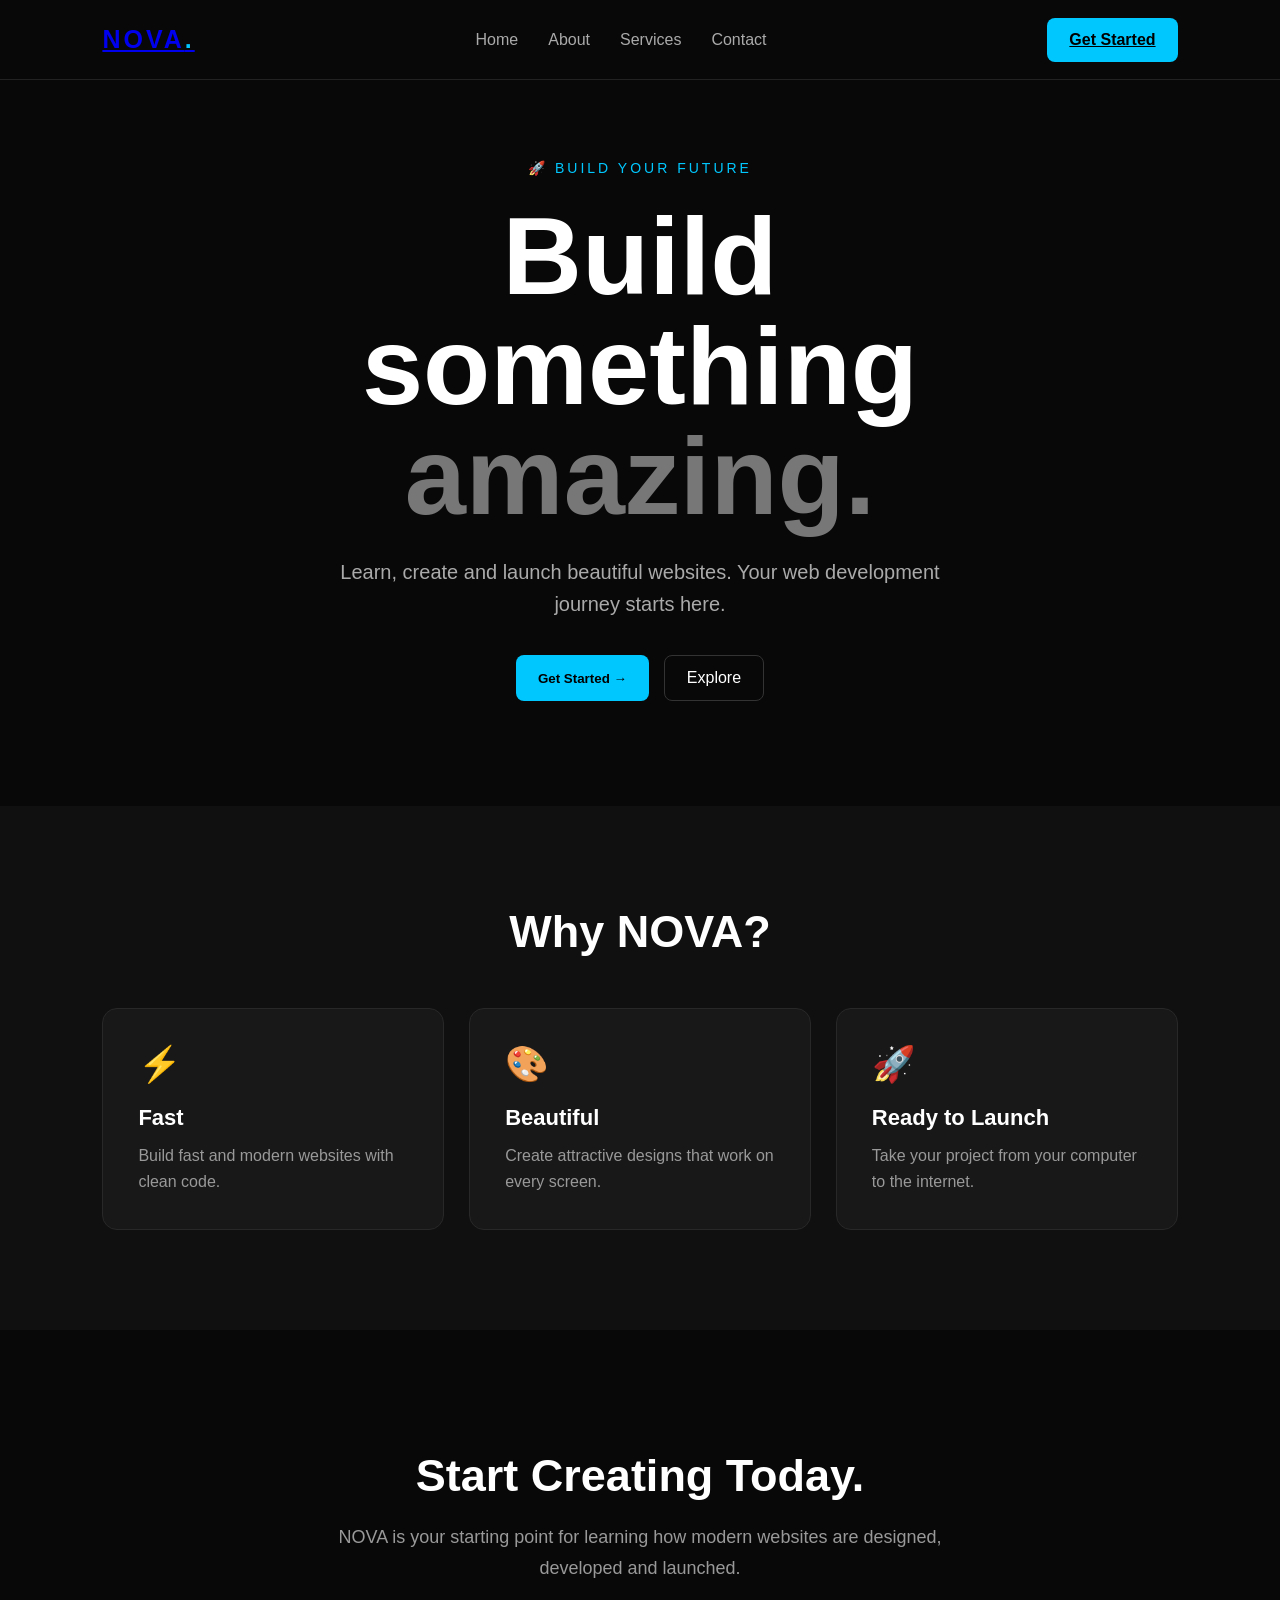
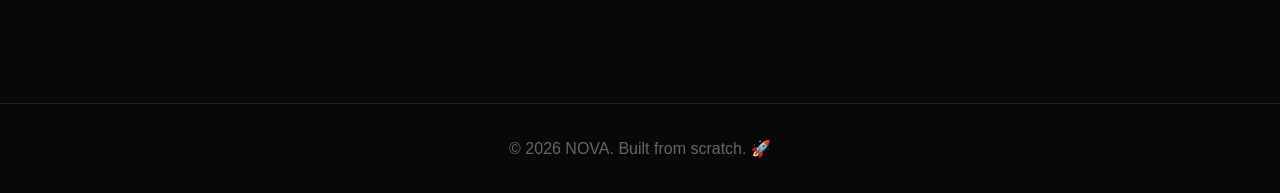
<file: index.html>
<!DOCTYPE html>
<html lang="en">

<head>
    <meta charset="UTF-8">
    <meta name="viewport" content="width=device-width, initial-scale=1.0">

    <title>NOVA--TAYYAB JARRA | Build Your Future</title>

    <link rel="stylesheet" href="style.css">
</head>

<body>

    <!-- NAVBAR -->
    <nav class="navbar">

    <div class="logo">
        <a href="index.html">NOVA<span>.</span></a>
    </div>

    <div class="nav-links">
        <a href="index.html">Home</a>
        <a href="about.html">About</a>
        <a href="service.html">Services</a>
        <a href="contact.html">Contact</a>
    </div>

    <a href="contact.html" class="nav-button">
        Get Started
    </a>

</nav>

    <!-- HERO SECTION -->
    <main id="home">

        <section class="hero">

            <div class="hero-content">

                <p class="tag">🚀 BUILD YOUR FUTURE</p>

                <h1>
                    Build something
                    <span>amazing.</span>
                </h1>

                <p class="description">
                    Learn, create and launch beautiful websites.
                    Your web development journey starts here.
                </p>

                <div class="buttons">

                    <button id="startButton" class="primary">
                        Get Started →
                    </button>

                    <a href="#features" class="secondary">
                        Explore
                    </a>

                </div>

                <p id="message"></p>

            </div>

        </section>


        <!-- FEATURES SECTION -->
        <section id="features" class="features">

            <h2>Why NOVA?</h2>

            <div class="cards">

                <div class="card">
                    <div class="icon">⚡</div>
                    <h3>Fast</h3>
                    <p>
                        Build fast and modern websites with clean code.
                    </p>
                </div>

                <div class="card">
                    <div class="icon">🎨</div>
                    <h3>Beautiful</h3>
                    <p>
                        Create attractive designs that work on every screen.
                    </p>
                </div>

                <div class="card">
                    <div class="icon">🚀</div>
                    <h3>Ready to Launch</h3>
                    <p>
                        Take your project from your computer to the internet.
                    </p>
                </div>

            </div>

        </section>


        <!-- ABOUT SECTION -->
        <section id="about" class="about">

            <h2>Start Creating Today.</h2>

            <p>
                NOVA is your starting point for learning how modern
                websites are designed, developed and launched.
            </p>

        </section>

    </main>


    <!-- FOOTER -->
    <footer>
        <p>© 2026 NOVA. Built from scratch. 🚀</p>
    </footer>


    <script src="script.js"></script>

</body>

</html>
</file>
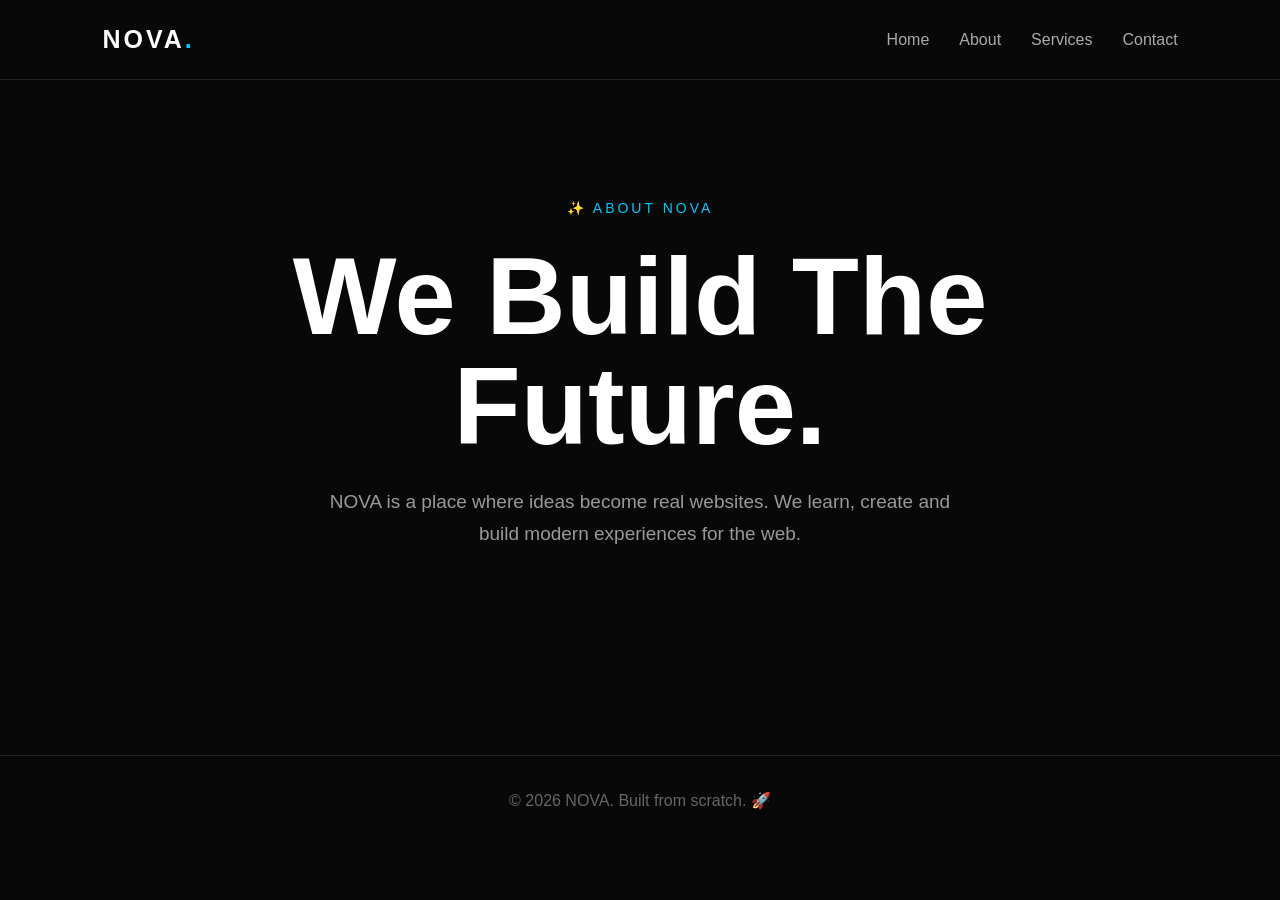
<file: about.html>
<!DOCTYPE html>
<html lang="en">

<head>
    <meta charset="UTF-8">
    <meta name="viewport" content="width=device-width, initial-scale=1.0">

    <title>NOVA | About</title>

    <link rel="stylesheet" href="style.css">
</head>

<body>

    <!-- NAVBAR -->
    <nav class="navbar">

        <div class="logo">NOVA<span>.</span></div>

        <div class="nav-links">
            <a href="index.html">Home</a>
            <a href="about.html">About</a>
            <a href="services.html">Services</a>
            <a href="contact.html">Contact</a>
        </div>

    </nav>


    <!-- ABOUT -->

    <main class="page">

        <p class="tag">✨ ABOUT NOVA</p>

        <h1>We Build The Future.</h1>

        <p class="page-text">
            NOVA is a place where ideas become real websites.
            We learn, create and build modern experiences for the web.
        </p>

    </main>


    <footer>
        <p>© 2026 NOVA. Built from scratch. 🚀</p>
    </footer>

</body>

</html>
</file>
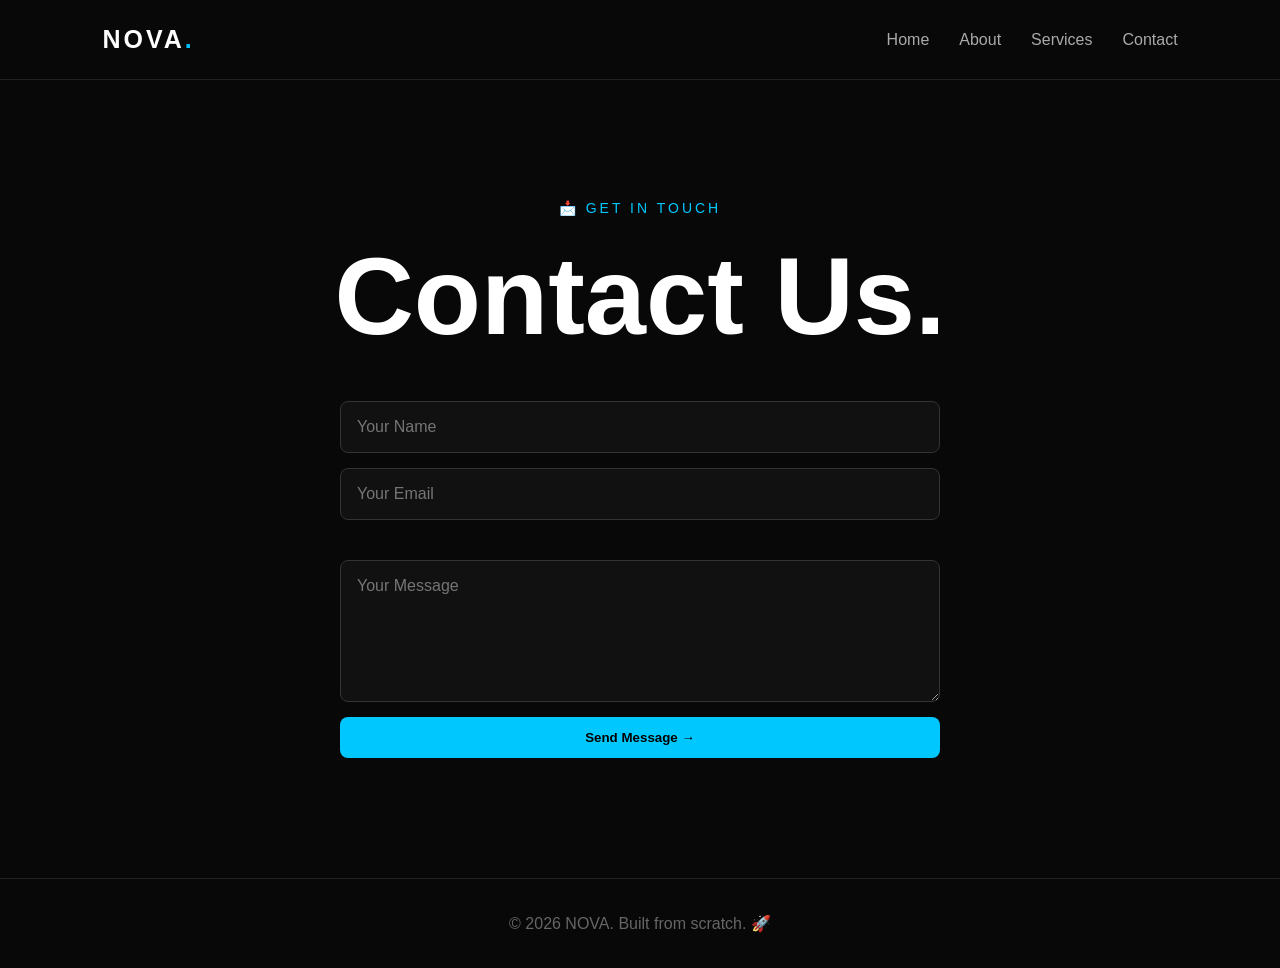
<file: contact.html>
<!DOCTYPE html>
<html lang="en">

<head>
    <meta charset="UTF-8">
    <meta name="viewport" content="width=device-width, initial-scale=1.0">

    <title>NOVA | Contact</title>

    <link rel="stylesheet" href="style.css">
</head>

<body>

    <!-- NAVBAR -->
    <nav class="navbar">

        <div class="logo">NOVA<span>.</span></div>

        <div class="nav-links">
            <a href="index.html">Home</a>
            <a href="about.html">About</a>
            <a href="services.html">Services</a>
            <a href="contact.html">Contact</a>
        </div>

    </nav>


    <!-- CONTACT -->

    <main class="page">

        <p class="tag">📩 GET IN TOUCH</p>

        <h1>Contact Us.</h1>

        <form class="contact-form" action="#" method="post">

            <input
                type="text"
                name="name"
                id="name"
                placeholder="Your Name"
                required
            >

            <input
                type="email"
                name="email"
                id="email"
                placeholder="Your Email"
                required
            >

            <textarea
                name="message"
                id="message"
                placeholder="Your Message"
                rows="6"
                required
            ></textarea>

            <button type="submit" class="primary">
                Send Message →
            </button>

        </form>

    </main>


    <footer>
        <p>© 2026 NOVA. Built from scratch. 🚀</p>
    </footer>

</body>

</html>
</file>
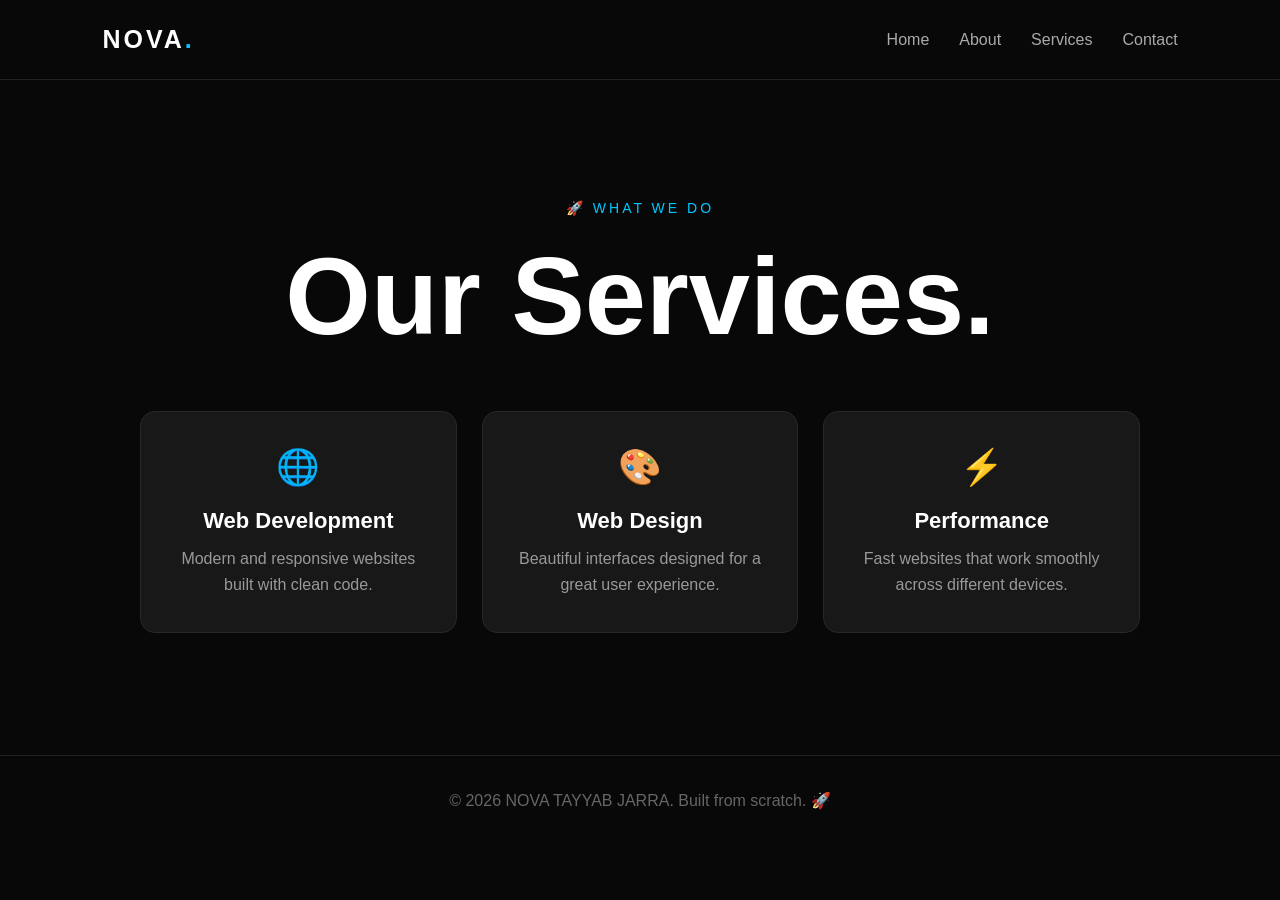
<file: services.html>
<!DOCTYPE html>
<html lang="en">

<head>
    <meta charset="UTF-8">
    <meta name="viewport" content="width=device-width, initial-scale=1.0">

    <title>NOVA | Services</title>

    <link rel="stylesheet" href="style.css">
</head>

<body>

    <!-- NAVBAR -->
    <nav class="navbar">

        <div class="logo">NOVA<span>.</span></div>

        <div class="nav-links">
            <a href="index.html">Home</a>
            <a href="about.html">About</a>
           <a href="service.html">Services</a>
            <a href="contact.html">Contact</a>
        </div>

    </nav>


    <!-- SERVICES -->

    <main class="page">

        <p class="tag">🚀 WHAT WE DO</p>

        <h1>Our Services.</h1>

        <div class="service-list">

            <div class="card">
                <div class="icon">🌐</div>
                <h3>Web Development</h3>
                <p>
                    Modern and responsive websites built with clean code.
                </p>
            </div>

            <div class="card">
                <div class="icon">🎨</div>
                <h3>Web Design</h3>
                <p>
                    Beautiful interfaces designed for a great user experience.
                </p>
            </div>

            <div class="card">
                <div class="icon">⚡</div>
                <h3>Performance</h3>
                <p>
                    Fast websites that work smoothly across different devices.
                </p>
            </div>

        </div>

    </main>


    <footer>
        <p>© 2026 NOVA TAYYAB JARRA. Built from scratch. 🚀</p>
    </footer>

</body>

</html>
</file>
<file: style.css>
* {
    margin: 0;
    padding: 0;
    box-sizing: border-box;
}

html {
    scroll-behavior: smooth;
}

body {
    background: #080808;
    color: white;
    font-family: Arial, sans-serif;
}


/* =========================
   NAVBAR
========================= */

.navbar {
    height: 80px;
    padding: 0 8%;

    display: flex;
    align-items: center;
    justify-content: space-between;

    background: #080808;
    border-bottom: 1px solid #222;
}

.logo {
    color: white;
    font-size: 25px;
    font-weight: bold;
    letter-spacing: 3px;
}

.logo span {
    color: #00c8ff;
}

.nav-links {
    display: flex;
    gap: 30px;
}

.nav-links a {
    color: #aaa;
    text-decoration: none;
    transition: 0.3s;
}

.nav-links a:hover {
    color: #00c8ff;
}

.nav-button,
.primary {
    background: #00c8ff;
    color: #000;

    border: none;
    border-radius: 8px;

    padding: 13px 22px;

    font-weight: bold;
    cursor: pointer;

    transition: 0.3s;
}

.nav-button:hover,
.primary:hover {
    transform: translateY(-3px);
}


/* =========================
   HERO
========================= */

.hero {
    min-height: 80vh;

    display: flex;
    align-items: center;
    justify-content: center;

    text-align: center;

    padding: 80px 20px;
}

.hero-content {
    max-width: 850px;
}

.tag {
    color: #00c8ff;
    font-size: 14px;
    letter-spacing: 3px;

    margin-bottom: 25px;
}

h1 {
    font-size: clamp(55px, 9vw, 110px);
    line-height: 1;

    margin-bottom: 25px;
}

h1 span {
    color: #777;
}

.description {
    max-width: 600px;

    margin: auto;

    color: #aaa;
    font-size: 20px;
    line-height: 1.6;
}


/* =========================
   BUTTONS
========================= */

.buttons {
    margin-top: 35px;

    display: flex;
    justify-content: center;
    gap: 15px;
}

.secondary {
    color: white;
    text-decoration: none;

    border: 1px solid #333;
    border-radius: 8px;

    padding: 13px 22px;

    transition: 0.3s;
}

.secondary:hover {
    border-color: #00c8ff;
    color: #00c8ff;
}

#message {
    margin-top: 25px;
    color: #00c8ff;
}


/* =========================
   FEATURES
========================= */

.features {
    padding: 100px 8%;
    background: #101010;
}

.features h2 {
    text-align: center;
    font-size: 45px;

    margin-bottom: 50px;
}

.cards {
    display: grid;
    grid-template-columns: repeat(3, 1fr);

    gap: 25px;
}

.card {
    background: #181818;

    padding: 35px;

    border: 1px solid #282828;
    border-radius: 15px;

    transition: 0.3s;
}

.card:hover {
    transform: translateY(-8px);
    border-color: #00c8ff;
}

.icon {
    font-size: 35px;
    margin-bottom: 20px;
}

.card h3 {
    font-size: 22px;
    margin-bottom: 12px;
}

.card p {
    color: #999;
    line-height: 1.6;
}


/* =========================
   ABOUT
========================= */

.about {
    padding: 120px 20px;
    text-align: center;
}

.about h2 {
    font-size: 45px;
    margin-bottom: 20px;
}

.about p {
    max-width: 650px;

    margin: auto;

    color: #999;
    font-size: 18px;
    line-height: 1.7;
}


/* =========================
   INNER PAGES
========================= */

.page {
    min-height: 75vh;
    padding: 120px 8%;
    text-align: center;
}

.page h1 {
    margin-bottom: 25px;
}

.page-text {
    max-width: 650px;

    margin: auto;

    color: #999;
    font-size: 19px;
    line-height: 1.7;
}


/* =========================
   SERVICES
========================= */

.service-list {
    max-width: 1000px;

    margin: 60px auto 0;

    display: grid;
    grid-template-columns: repeat(3, 1fr);

    gap: 25px;
}


/* =========================
   CONTACT FORM
========================= */

.contact-form {
    max-width: 600px;

    margin: 50px auto 0;

    display: flex;
    flex-direction: column;

    gap: 15px;
}

.contact-form input,
.contact-form textarea {
    width: 100%;

    padding: 16px;

    background: #111;
    color: white;

    border: 1px solid #333;
    border-radius: 8px;

    font-family: Arial, sans-serif;
    font-size: 16px;
}

.contact-form textarea {
    resize: vertical;
}

.contact-form input:focus,
.contact-form textarea:focus {
    outline: none;
    border-color: #00c8ff;
}


/* =========================
   FOOTER
========================= */

footer {
    padding: 35px;

    text-align: center;

    border-top: 1px solid #222;

    color: #666;
}


/* =========================
   MOBILE
========================= */

@media (max-width: 700px) {

    .nav-links {
        gap: 12px;
    }

    .nav-links a {
        font-size: 13px;
    }

    .nav-button {
        display: none;
    }

    .cards {
        grid-template-columns: 1fr;
    }

    .service-list {
        grid-template-columns: 1fr;
    }

    .page {
        padding: 80px 20px;
    }

    h1 {
        font-size: 60px;
    }
}
</file>
